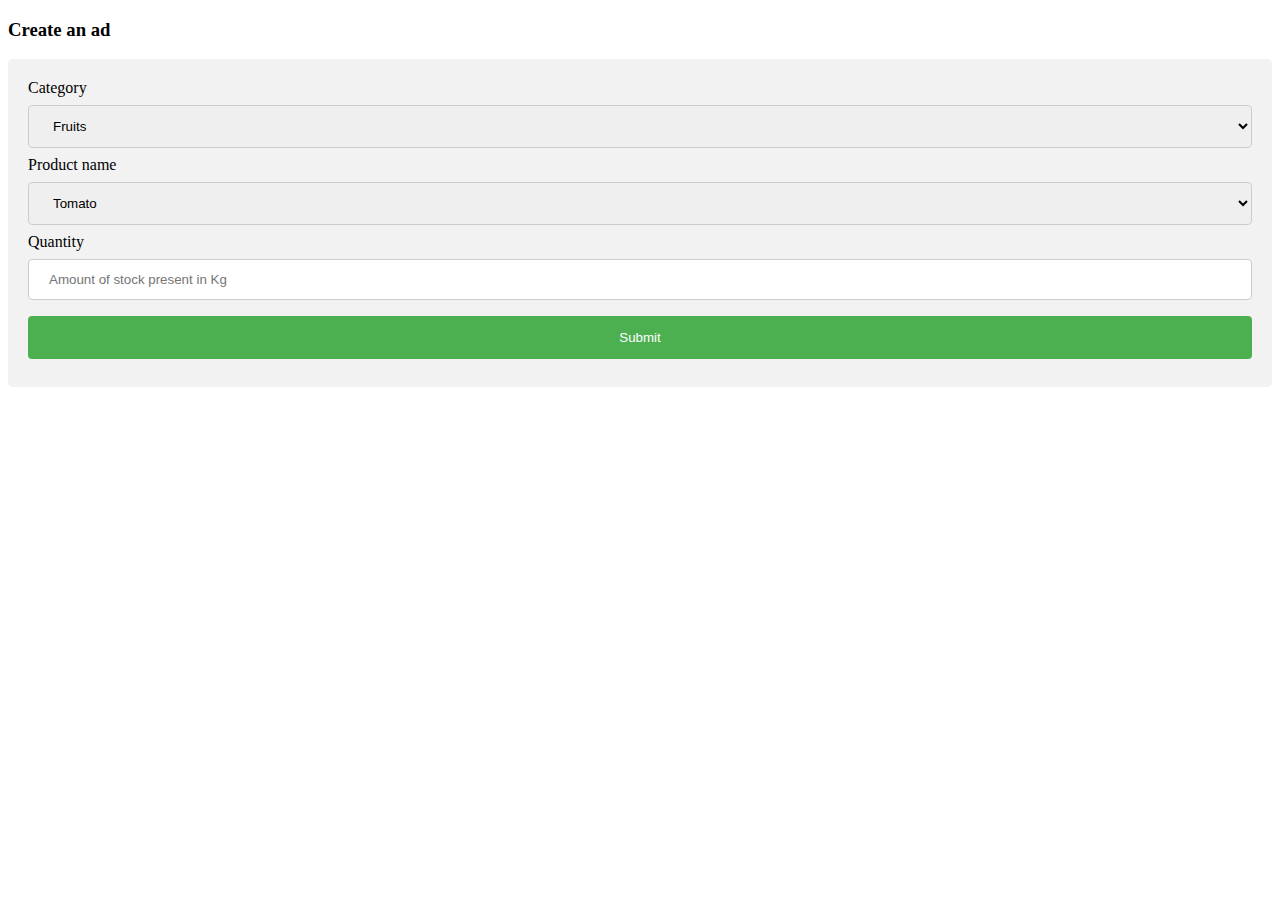
<file: form.html>
<!DOCTYPE html>
<html>
<style>
input[type=text], select ,[type=number]{
  width: 100%;
  padding: 12px 20px;
  margin: 8px 0;
  display: inline-block;
  border: 1px solid #ccc;
  border-radius: 4px;
  box-sizing: border-box;
}

input[type=submit] {
  width: 100%;
  background-color: #4CAF50;
  color: white;
  padding: 14px 20px;
  margin: 8px 0;
  border: none;
  border-radius: 4px;
  cursor: pointer;
}

input[type=submit]:hover {
  background-color: #45a049;
}

div {
  border-radius: 5px;
  background-color: #f2f2f2;
  padding: 20px;
}
</style>
<body>

<h3>Create an ad</h3>

<div>
  <form action="/action_page.php">
    <label for="Category">Category</label>
    <select id="category" name="Category" placeholder="Category">
      <option value="Fruits">Fruits</option>
      <option value="Vegetables">Vegetables</option>
      <option value="Pulses">Pulses</option>
      <option value="Cereals">Cereals</option>
      <option value="Seeds">Seeds</option>
    </select>
    
    <label for="title">Product name</label>
    <select id="productname" name="productname" placeholder="Product">
      <option value="Tomato">Tomato</option>
      <option value="Drumstick">Drumstick</option>
      <option value="Raita">Raita</option>
      <option value="Beans">Beans</option>
      <option value="Kheera">Kheera</option>
      <option value="Cabbage">Cabbage</option>
      <option value="Spinach">Spinach</option>
      <option value="Potato">Potato</option>
      <option value="Cucumber">Cucumber</option>
      <option value="Orange">Orange</option>
      <option value="Mango">Mango</option>
      <option value="Grapes">Grapes</option>
      <option value="Lichi">Lichi</option>
      <option value="Papaya">Papaya</option>
      <option value="Guava">Guava</option>
      <option value="Water melon">Water melon</option>
      <option value="Sapota">Sapota</option>
      <option value="Wheat">Wheat</option>
      <option value="Maize">Maize</option>
      <option value="Sunflower seeds">Sunflower seeds</option>
    </select>

    <label for="quant">Quantity</label>
    <input type="number" id="quant" name="Quantity" placeholder="Amount of stock present in Kg" min="1" max="10000" required>
    

  
  
    <input type="submit" value="Submit">
  </form>
</div>

</body>
</html>
</file>
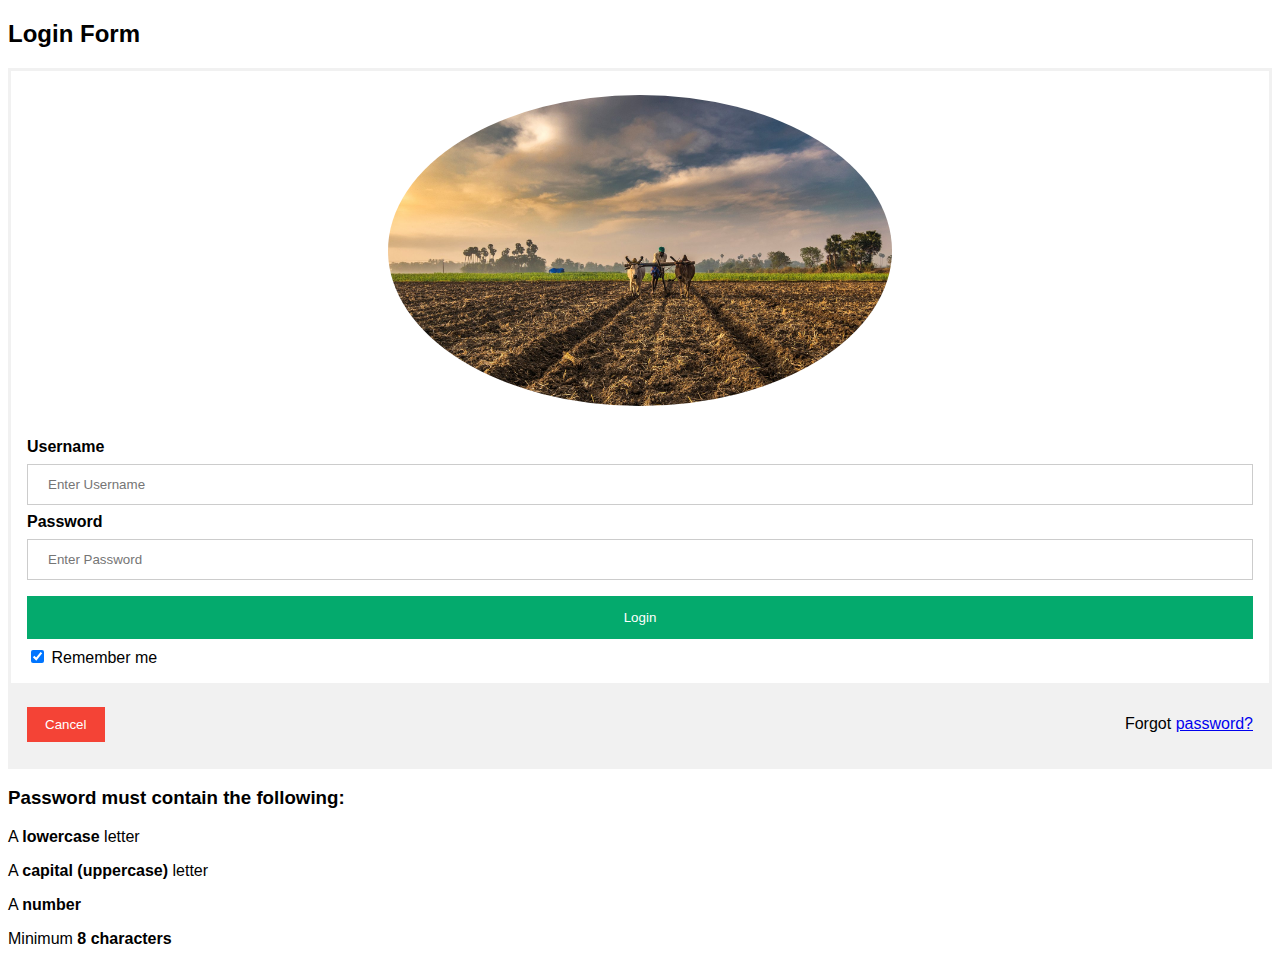
<file: loginpage.html>
<!DOCTYPE html>
<html>
<head>
<meta name="viewport" content="width=device-width, initial-scale=1">
<style>
body {font-family: Arial, Helvetica, sans-serif;}
form {border: 3px solid #f1f1f1;}

input[type=text], input[type=password] {
  width: 100%;
  padding: 12px 20px;
  margin: 8px 0;
  display: inline-block;
  border: 1px solid #ccc;
  box-sizing: border-box;
}

button {
  background-color: #04AA6D;
  color: white;
  padding: 14px 20px;
  margin: 8px 0;
  border: none;
  cursor: pointer;
  width: 100%;
}

button:hover {
  opacity: 0.8;
}

.cancelbtn {
  width: auto;
  padding: 10px 18px;
  background-color: #f44336;
}

.imgcontainer {
  text-align: center;
  margin: 24px 0 12px 0;
}

img.avatar {
  width: 40%;
  border-radius: 50%;
}

.container {
  padding: 16px;
}

span.psw {
  float: right;
  padding-top: 16px;
}

/* Change styles for span and cancel button on extra small screens */
@media screen and (max-width: 300px) {
  span.psw {
     display: block;
     float: none;
  }
  .cancelbtn {
     width: 100%;
  }
}
</style>
</head>
<body>

<h2>Login Form</h2>

<form action="/action_page.php" method="post">
  <div class="imgcontainer">
    <img src="kissan.jpeg" alt="Avatar" class="avatar">
  </div>

  <div class="container">
    <label for="uname"><b>Username</b></label>
    <input type="text" placeholder="Enter Username" name="uname" required>

    <label for="psw"><b>Password</b></label>
    <input type="password" placeholder="Enter Password" id="psw" name="psw" pattern="(?=.*\d)(?=.*[a-z])(?=.*[A-Z]).{8,}" title="Must contain at least one number and one uppercase and lowercase letter, and at least 8 or more characters" required>

        
    <button type="submit">Login</button>
    <label>
      <input type="checkbox" checked="checked" name="remember"> Remember me
    </label>
  </div>

  <div class="container" style="background-color:#f1f1f1">
    <button type="button" class="cancelbtn">Cancel</button>
    <span class="psw">Forgot <a href="#">password?</a></span>
  </div>
</form>
<div id="message">
  <h3>Password must contain the following:</h3>
  <p id="letter" class="invalid">A <b>lowercase</b> letter</p>
  <p id="capital" class="invalid">A <b>capital (uppercase)</b> letter</p>
  <p id="number" class="invalid">A <b>number</b></p>
  <p id="length" class="invalid">Minimum <b>8 characters</b></p>
</div>
</body>
</html>
</file>
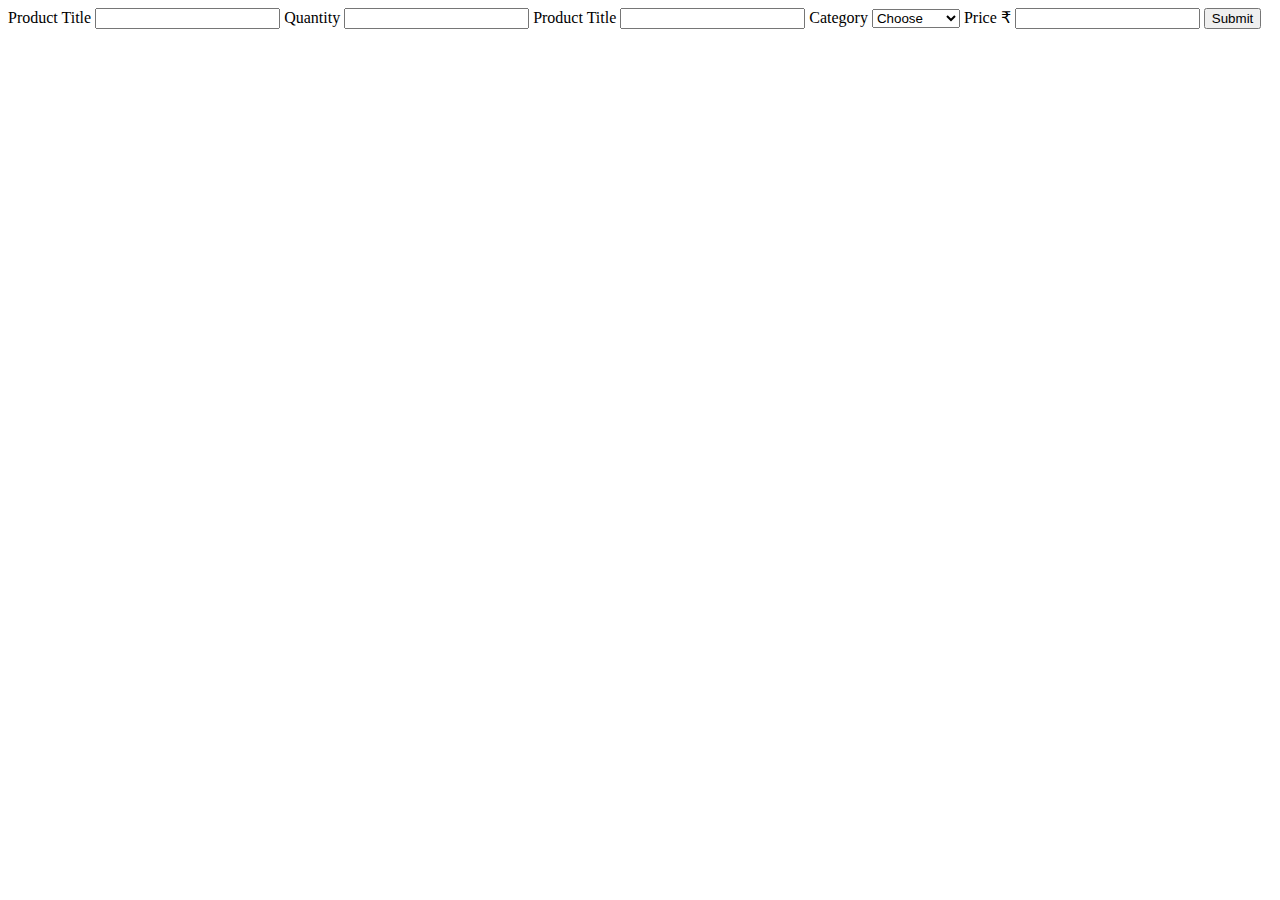
<file: sellingpage.html>
<!DOCTYPE html>
<html lang="en">
<head>
    <meta charset="UTF-8">
    <meta http-equiv="X-UA-Compatible" content="IE=edge">
    <meta name="viewport" content="width=device-width, initial-scale=1.0">
    <title>Document</title>
</head>
<body>
    <form>
        <label>Product Title</label>
        <input type="text">
        <label>Quantity</label>
        <input type="number">
        <label>Product Title</label>
        <input type="text">
        <label>Category</label>
        <select>
            <option>Choose</option>
            <option>Fruits</option>
            <option>Vegetables</option>
            <option>Cereals</option>
            <option>Pulses</option>
            <option>Seeds</option>
        </select>
        <label>Price ₹ </label>
        <input type="number">
        <input type="submit" value="Submit">
    </form>
</body>
</html>
</file>
